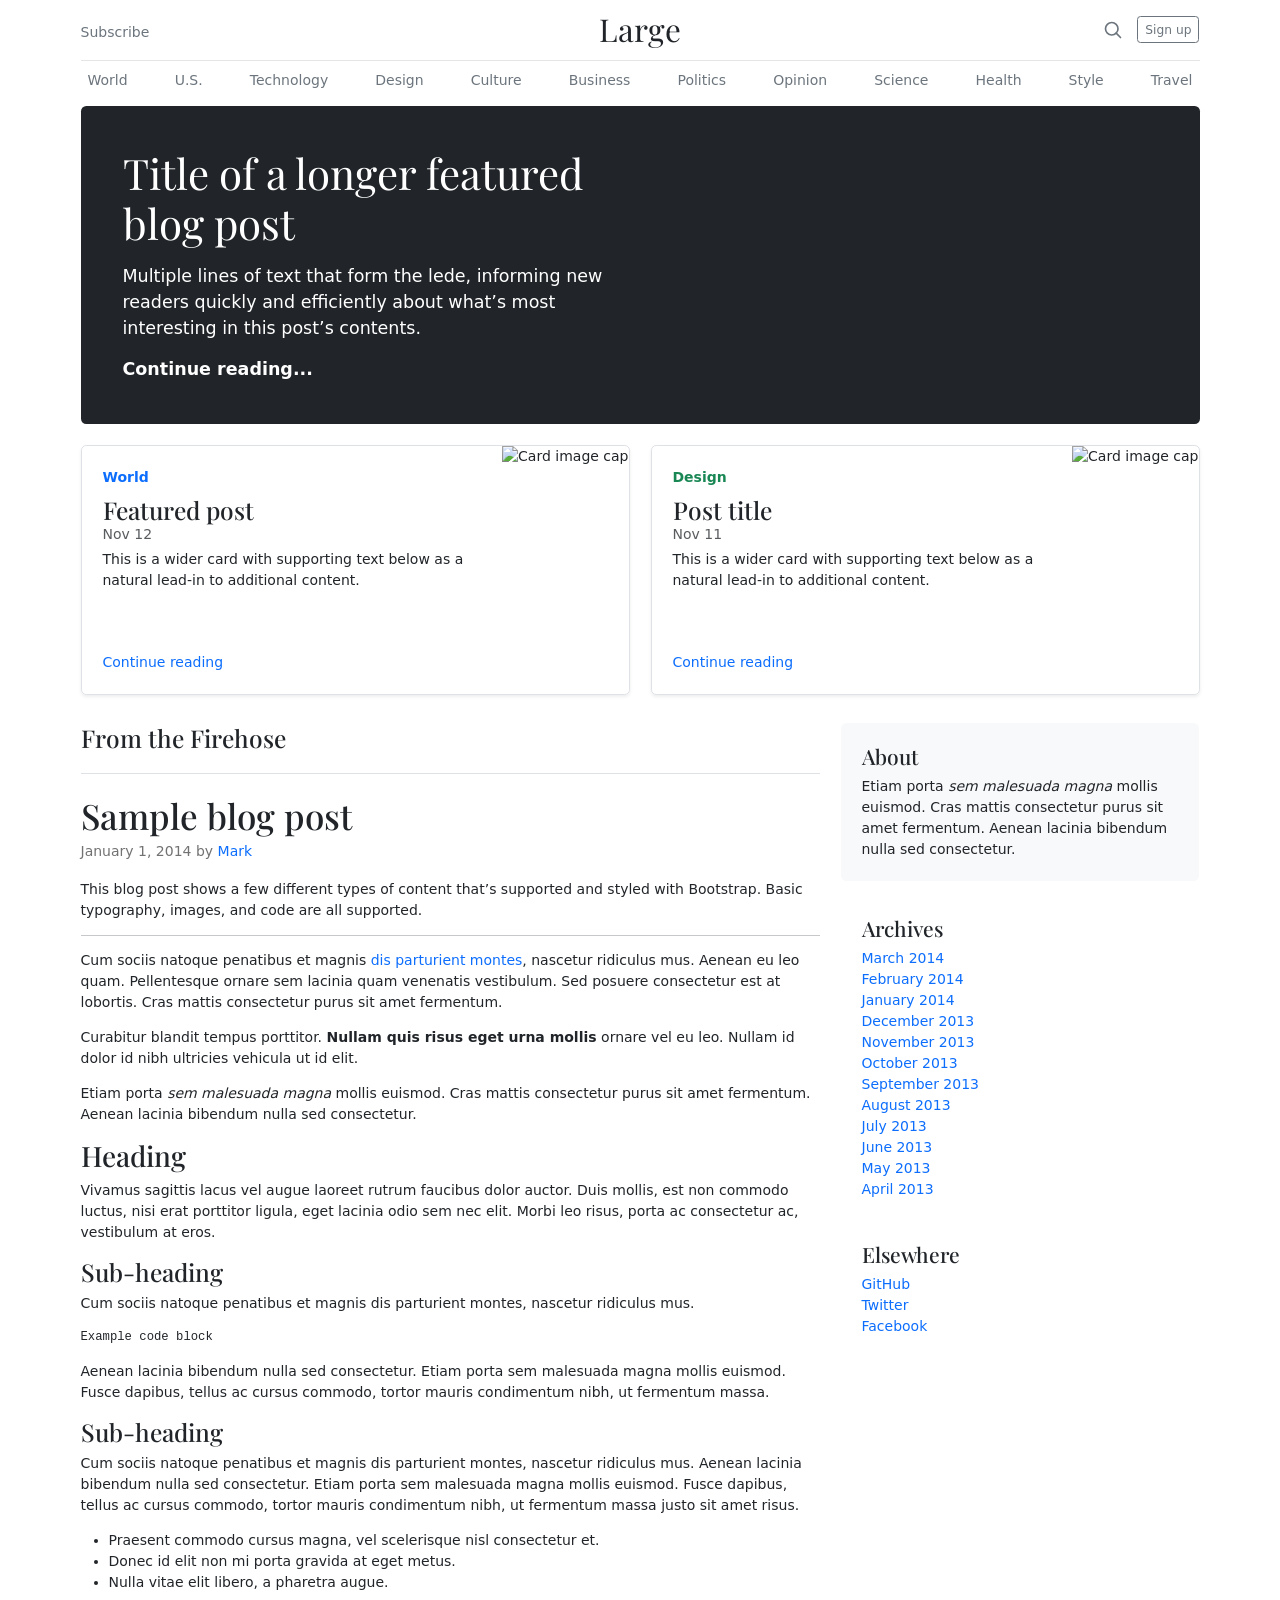
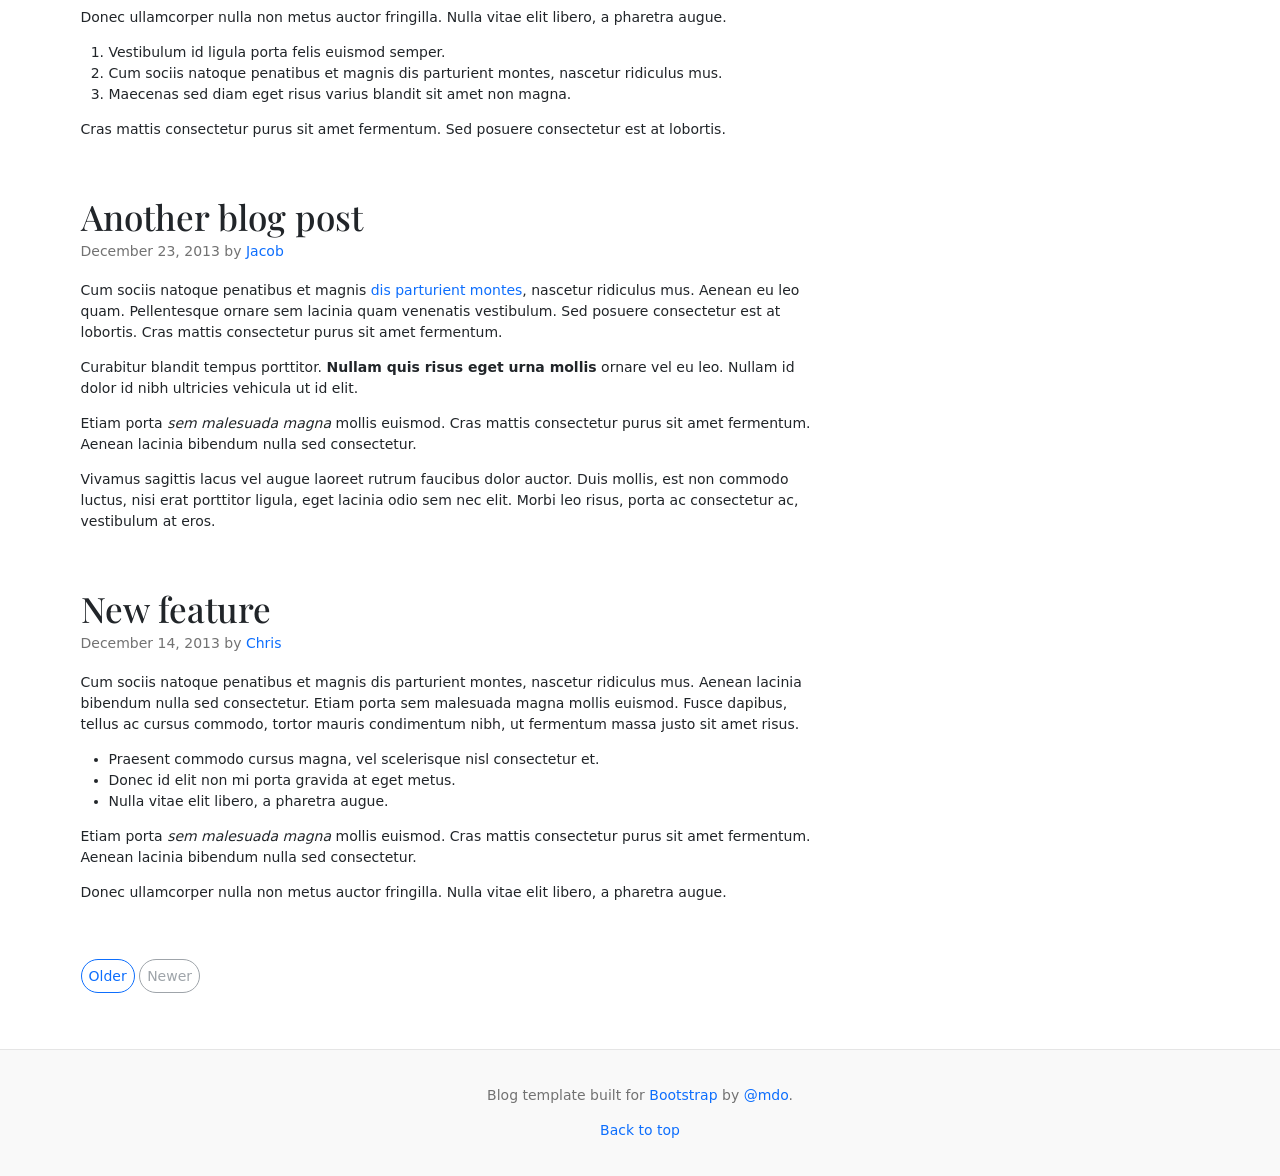
<file: demo/blog/index.html>
<!DOCTYPE html>
<html lang="en">
  <head>
    <meta charset="utf-8">
    <meta name="viewport" content="width=device-width, initial-scale=1, shrink-to-fit=no">
    <meta name="description" content="">
    <meta name="author" content="">
    <link rel="icon" href="../../../../favicon.ico">

    <title>Blog Template for Bootstrap</title>

    <!-- Bootstrap core CSS -->
    <link href="../../css/editor.css" rel="stylesheet">

    <!-- Custom styles for this template -->
    <link href="https://fonts.googleapis.com/css?family=Playfair+Display:700,900" rel="stylesheet">
    <link href="blog.css" rel="stylesheet">
  </head>

<body>

	<div class="container">
	  <header class="blog-header py-3">
		<div class="row flex-nowrap justify-content-between align-items-center">
		  <div class="col-4 pt-1">
			<a class="link-secondary" href="#">Subscribe</a>
		  </div>
		  <div class="col-4 text-center">
			<a class="blog-header-logo text-dark" href="#">Large</a>
		  </div>
		  <div class="col-4 d-flex justify-content-end align-items-center">
			<a class="link-secondary" href="#" aria-label="Search">
			  <svg xmlns="http://www.w3.org/2000/svg" width="20" height="20" fill="none" stroke="currentColor" stroke-linecap="round" stroke-linejoin="round" stroke-width="2" class="mx-3" role="img" viewBox="0 0 24 24"><title>Search</title><circle cx="10.5" cy="10.5" r="7.5"/><path d="M21 21l-5.2-5.2"/></svg>
			</a>
			<a class="btn btn-sm btn-outline-secondary" href="#">Sign up</a>
		  </div>
		</div>
	  </header>

	  <div class="nav-scroller py-1 mb-2">
		<nav class="nav d-flex justify-content-between">
		  <a class="p-2 link-secondary" href="#">World</a>
		  <a class="p-2 link-secondary" href="#">U.S.</a>
		  <a class="p-2 link-secondary" href="#">Technology</a>
		  <a class="p-2 link-secondary" href="#">Design</a>
		  <a class="p-2 link-secondary" href="#">Culture</a>
		  <a class="p-2 link-secondary" href="#">Business</a>
		  <a class="p-2 link-secondary" href="#">Politics</a>
		  <a class="p-2 link-secondary" href="#">Opinion</a>
		  <a class="p-2 link-secondary" href="#">Science</a>
		  <a class="p-2 link-secondary" href="#">Health</a>
		  <a class="p-2 link-secondary" href="#">Style</a>
		  <a class="p-2 link-secondary" href="#">Travel</a>
		</nav>
	  </div>
	</div>

	<main class="container">
	  <div class="p-4 p-md-5 mb-4 text-white rounded bg-dark">
		<div class="col-md-6 px-0">
		  <h1 class="display-4 font-italic">Title of a longer featured blog post</h1>
		  <p class="lead my-3">Multiple lines of text that form the lede, informing new readers quickly and efficiently about what’s most interesting in this post’s contents.</p>
		  <p class="lead mb-0"><a href="#" class="text-white fw-bold">Continue reading...</a></p>
		</div>
	  </div>

	  <div class="row mb-2">
		<div class="col-md-6">
		  <div class="row g-0 border rounded overflow-hidden flex-md-row mb-4 shadow-sm h-md-250 position-relative">
			<div class="col p-4 d-flex flex-column position-static">
			  <strong class="d-inline-block mb-2 text-primary">World</strong>
			  <h3 class="mb-0">Featured post</h3>
			  <div class="mb-1 text-muted">Nov 12</div>
			  <p class="card-text mb-auto">This is a wider card with supporting text below as a natural lead-in to additional content.</p>
			  <a href="#" class="stretched-link">Continue reading</a>
			</div>
			<div class="col-auto d-none d-lg-block">
				<img class="card-img-right flex-auto d-none d-lg-block" data-src="holder.js/200x250?theme=thumb" alt="Card image cap">
			</div>
		  </div>
		</div>
		<div class="col-md-6">
		  <div class="row g-0 border rounded overflow-hidden flex-md-row mb-4 shadow-sm h-md-250 position-relative">
			<div class="col p-4 d-flex flex-column position-static">
			  <strong class="d-inline-block mb-2 text-success">Design</strong>
			  <h3 class="mb-0">Post title</h3>
			  <div class="mb-1 text-muted">Nov 11</div>
			  <p class="mb-auto">This is a wider card with supporting text below as a natural lead-in to additional content.</p>
			  <a href="#" class="stretched-link">Continue reading</a>
			</div>
			<div class="col-auto d-none d-lg-block">
				<img class="card-img-right flex-auto d-none d-lg-block" data-src="holder.js/200x250?theme=thumb" alt="Card image cap">
			</div>
		  </div>
		</div>
	  </div>

	  <div class="row">
		<div class="col-md-8">
		  <h3 class="pb-4 mb-4 font-italic border-bottom">
			From the Firehose
		  </h3>

		  <article class="blog-post">
			<h2 class="blog-post-title">Sample blog post</h2>
			<p class="blog-post-meta">January 1, 2014 by <a href="#">Mark</a></p>

			<p>This blog post shows a few different types of content that’s supported and styled with Bootstrap. Basic typography, images, and code are all supported.</p>
			<hr>
			<p>Cum sociis natoque penatibus et magnis <a href="#">dis parturient montes</a>, nascetur ridiculus mus. Aenean eu leo quam. Pellentesque ornare sem lacinia quam venenatis vestibulum. Sed posuere consectetur est at lobortis. Cras mattis consectetur purus sit amet fermentum.</p>
			<blockquote>
			  <p>Curabitur blandit tempus porttitor. <strong>Nullam quis risus eget urna mollis</strong> ornare vel eu leo. Nullam id dolor id nibh ultricies vehicula ut id elit.</p>
			</blockquote>
			<p>Etiam porta <em>sem malesuada magna</em> mollis euismod. Cras mattis consectetur purus sit amet fermentum. Aenean lacinia bibendum nulla sed consectetur.</p>
			<h2>Heading</h2>
			<p>Vivamus sagittis lacus vel augue laoreet rutrum faucibus dolor auctor. Duis mollis, est non commodo luctus, nisi erat porttitor ligula, eget lacinia odio sem nec elit. Morbi leo risus, porta ac consectetur ac, vestibulum at eros.</p>
			<h3>Sub-heading</h3>
			<p>Cum sociis natoque penatibus et magnis dis parturient montes, nascetur ridiculus mus.</p>
			<pre><code>Example code block</code></pre>
			<p>Aenean lacinia bibendum nulla sed consectetur. Etiam porta sem malesuada magna mollis euismod. Fusce dapibus, tellus ac cursus commodo, tortor mauris condimentum nibh, ut fermentum massa.</p>
			<h3>Sub-heading</h3>
			<p>Cum sociis natoque penatibus et magnis dis parturient montes, nascetur ridiculus mus. Aenean lacinia bibendum nulla sed consectetur. Etiam porta sem malesuada magna mollis euismod. Fusce dapibus, tellus ac cursus commodo, tortor mauris condimentum nibh, ut fermentum massa justo sit amet risus.</p>
			<ul>
			  <li>Praesent commodo cursus magna, vel scelerisque nisl consectetur et.</li>
			  <li>Donec id elit non mi porta gravida at eget metus.</li>
			  <li>Nulla vitae elit libero, a pharetra augue.</li>
			</ul>
			<p>Donec ullamcorper nulla non metus auctor fringilla. Nulla vitae elit libero, a pharetra augue.</p>
			<ol>
			  <li>Vestibulum id ligula porta felis euismod semper.</li>
			  <li>Cum sociis natoque penatibus et magnis dis parturient montes, nascetur ridiculus mus.</li>
			  <li>Maecenas sed diam eget risus varius blandit sit amet non magna.</li>
			</ol>
			<p>Cras mattis consectetur purus sit amet fermentum. Sed posuere consectetur est at lobortis.</p>
		  </article><!-- /.blog-post -->

		  <article class="blog-post">
			<h2 class="blog-post-title">Another blog post</h2>
			<p class="blog-post-meta">December 23, 2013 by <a href="#">Jacob</a></p>

			<p>Cum sociis natoque penatibus et magnis <a href="#">dis parturient montes</a>, nascetur ridiculus mus. Aenean eu leo quam. Pellentesque ornare sem lacinia quam venenatis vestibulum. Sed posuere consectetur est at lobortis. Cras mattis consectetur purus sit amet fermentum.</p>
			<blockquote>
			  <p>Curabitur blandit tempus porttitor. <strong>Nullam quis risus eget urna mollis</strong> ornare vel eu leo. Nullam id dolor id nibh ultricies vehicula ut id elit.</p>
			</blockquote>
			<p>Etiam porta <em>sem malesuada magna</em> mollis euismod. Cras mattis consectetur purus sit amet fermentum. Aenean lacinia bibendum nulla sed consectetur.</p>
			<p>Vivamus sagittis lacus vel augue laoreet rutrum faucibus dolor auctor. Duis mollis, est non commodo luctus, nisi erat porttitor ligula, eget lacinia odio sem nec elit. Morbi leo risus, porta ac consectetur ac, vestibulum at eros.</p>
		  </article><!-- /.blog-post -->

		  <article class="blog-post">
			<h2 class="blog-post-title">New feature</h2>
			<p class="blog-post-meta">December 14, 2013 by <a href="#">Chris</a></p>

			<p>Cum sociis natoque penatibus et magnis dis parturient montes, nascetur ridiculus mus. Aenean lacinia bibendum nulla sed consectetur. Etiam porta sem malesuada magna mollis euismod. Fusce dapibus, tellus ac cursus commodo, tortor mauris condimentum nibh, ut fermentum massa justo sit amet risus.</p>
			<ul>
			  <li>Praesent commodo cursus magna, vel scelerisque nisl consectetur et.</li>
			  <li>Donec id elit non mi porta gravida at eget metus.</li>
			  <li>Nulla vitae elit libero, a pharetra augue.</li>
			</ul>
			<p>Etiam porta <em>sem malesuada magna</em> mollis euismod. Cras mattis consectetur purus sit amet fermentum. Aenean lacinia bibendum nulla sed consectetur.</p>
			<p>Donec ullamcorper nulla non metus auctor fringilla. Nulla vitae elit libero, a pharetra augue.</p>
		  </article><!-- /.blog-post -->

		  <nav class="blog-pagination" aria-label="Pagination">
			<a class="btn btn-outline-primary" href="#">Older</a>
			<a class="btn btn-outline-secondary disabled" href="#" tabindex="-1" aria-disabled="true">Newer</a>
		  </nav>

		</div>

		<div class="col-md-4">
		  <div class="p-4 mb-3 bg-light rounded">
			<h4 class="font-italic">About</h4>
			<p class="mb-0">Etiam porta <em>sem malesuada magna</em> mollis euismod. Cras mattis consectetur purus sit amet fermentum. Aenean lacinia bibendum nulla sed consectetur.</p>
		  </div>

		  <div class="p-4">
			<h4 class="font-italic">Archives</h4>
			<ol class="list-unstyled mb-0">
			  <li><a href="#">March 2014</a></li>
			  <li><a href="#">February 2014</a></li>
			  <li><a href="#">January 2014</a></li>
			  <li><a href="#">December 2013</a></li>
			  <li><a href="#">November 2013</a></li>
			  <li><a href="#">October 2013</a></li>
			  <li><a href="#">September 2013</a></li>
			  <li><a href="#">August 2013</a></li>
			  <li><a href="#">July 2013</a></li>
			  <li><a href="#">June 2013</a></li>
			  <li><a href="#">May 2013</a></li>
			  <li><a href="#">April 2013</a></li>
			</ol>
		  </div>

		  <div class="p-4">
			<h4 class="font-italic">Elsewhere</h4>
			<ol class="list-unstyled">
			  <li><a href="#">GitHub</a></li>
			  <li><a href="#">Twitter</a></li>
			  <li><a href="#">Facebook</a></li>
			</ol>
		  </div>
		</div>

	  </div><!-- /.row -->

	</main><!-- /.container -->

<footer class="blog-footer">
  <p>Blog template built for <a href="https://getbootstrap.com/">Bootstrap</a> by <a href="https://twitter.com/mdo">@mdo</a>.</p>
  <p>
    <a href="#">Back to top</a>
  </p>
</footer>
</body>
</html>
</file>
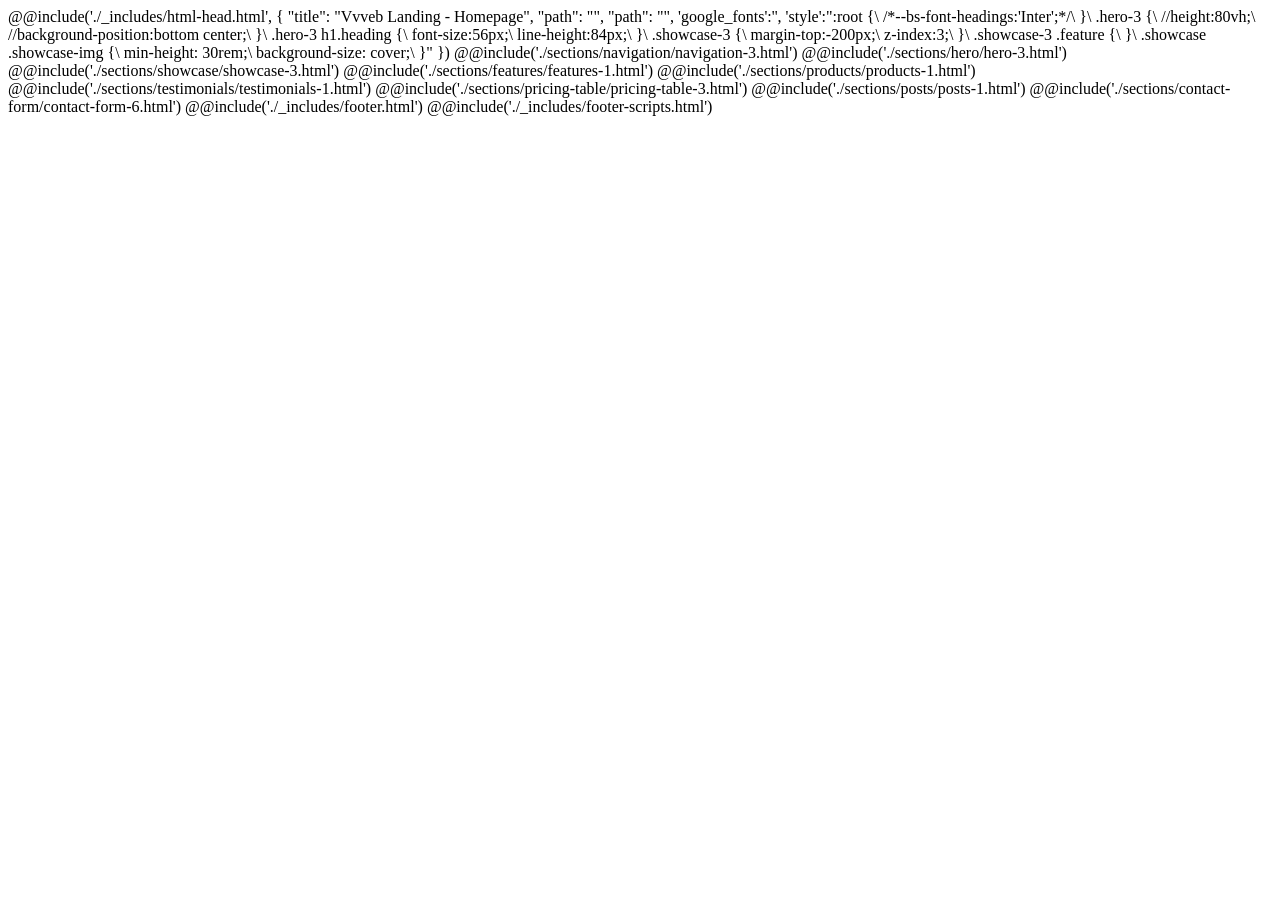
<file: demo/landing/src/index.html>
@@include('./_includes/html-head.html', {
	"title": "Vvveb Landing - Homepage", 
	"path": "", 
	"path": "", 
	'google_fonts':'',
	'style':":root {\
			/*--bs-font-headings:'Inter';*/\
		}\
	.hero-3 {\
		//height:80vh;\
		//background-position:bottom center;\
	}\
	.hero-3 h1.heading {\
		font-size:56px;\
		line-height:84px;\
	}\
	.showcase-3 {\
		margin-top:-200px;\
		z-index:3;\
	}\
	.showcase-3 .feature {\
	}\
	.showcase .showcase-img {\
		min-height: 30rem;\
		background-size: cover;\
	}"
})

<body class="home">    
@@include('./sections/navigation/navigation-3.html')

@@include('./sections/hero/hero-3.html')

@@include('./sections/showcase/showcase-3.html')

@@include('./sections/features/features-1.html')

@@include('./sections/products/products-1.html')

@@include('./sections/testimonials/testimonials-1.html')

@@include('./sections/pricing-table/pricing-table-3.html')

@@include('./sections/posts/posts-1.html')

@@include('./sections/contact-form/contact-form-6.html')

@@include('./_includes/footer.html')

@@include('./_includes/footer-scripts.html')
<!--
<script>
	
// When the user scrolls the page, execute navbarSticky
window.onscroll = function() {navbarSticky()};

// Get the navbar
var navbar = document.getElementsByClassName("navbar")[0];

// Get the offset position of the navbar
var sticky = navbar.offsetTop ? navbar.offsetTop : navbar.offsetHeight;

function toggleNavbarTheme () {
    if (navbar.classList.contains("navbar-dark")) {
		navbar.classList.add("navbar-light");
		navbar.classList.remove("navbar-dark");
	} else if (navbar.classList.contains("navbar-light")) {
		navbar.classList.add("navbar-dark");
		navbar.classList.remove("navbar-light");
	}
}


// Add the sticky class to the navbar when you reach its scroll position. Remove "sticky" when you leave the scroll position
function navbarSticky() {
  let isSticky = (window.pageYOffset >= sticky);		
		
  if (isSticky) {
	  if (!navbar.classList.contains("sticky")) {
		navbar.classList.add("sticky");
		toggleNavbarTheme();
	  } 
  } else {
	  if (navbar.classList.contains("sticky")) {
		navbar.classList.remove("sticky");
		toggleNavbarTheme();
	  }
  }
}
</script>
-->
</body>
</html>
</file>
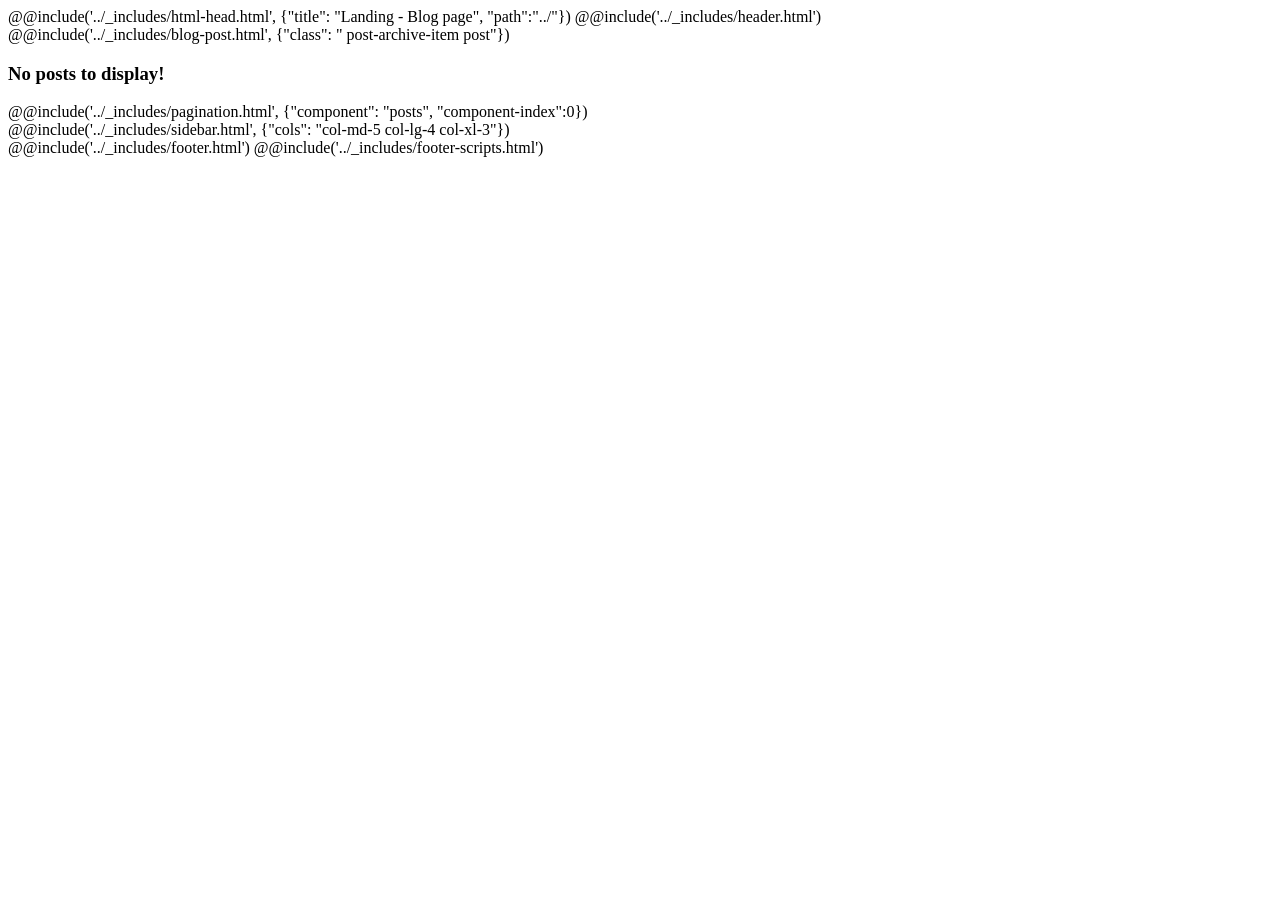
<file: demo/landing/src/content/index.html>
@@include('../_includes/html-head.html', {"title": "Landing - Blog page",  "path":"../"})

<body class="blog">

@@include('../_includes/header.html')

  <main id="site-content" role="main">

  <!-- Page Content -->
  <div class="container">

    <div class="row">

      <!-- Blog Entries Column -->
      <div class="col-md-7 col-lg-8 col-xl-9" data-v-component-posts="popular" data-v-limit="10" data-v-image_size="large">

		@@include('../_includes/blog-post.html', {"class": " post-archive-item post"})
		
		<div data-v-if="posts.count < 1">
			<h3 class="text-center py-4 bg-body-tertiary">No posts to display!</h3>
		</div>
		
		@@include('../_includes/pagination.html', {"component": "posts", "component-index":0})

	  </div>

	  @@include('../_includes/sidebar.html', {"cols": "col-md-5 col-lg-4 col-xl-3"})


    </div>
    <!-- /.row -->

  </div>
  <!-- /.container -->
  </main>	

@@include('../_includes/footer.html')

@@include('../_includes/footer-scripts.html')

</body>

</html>
</file>
